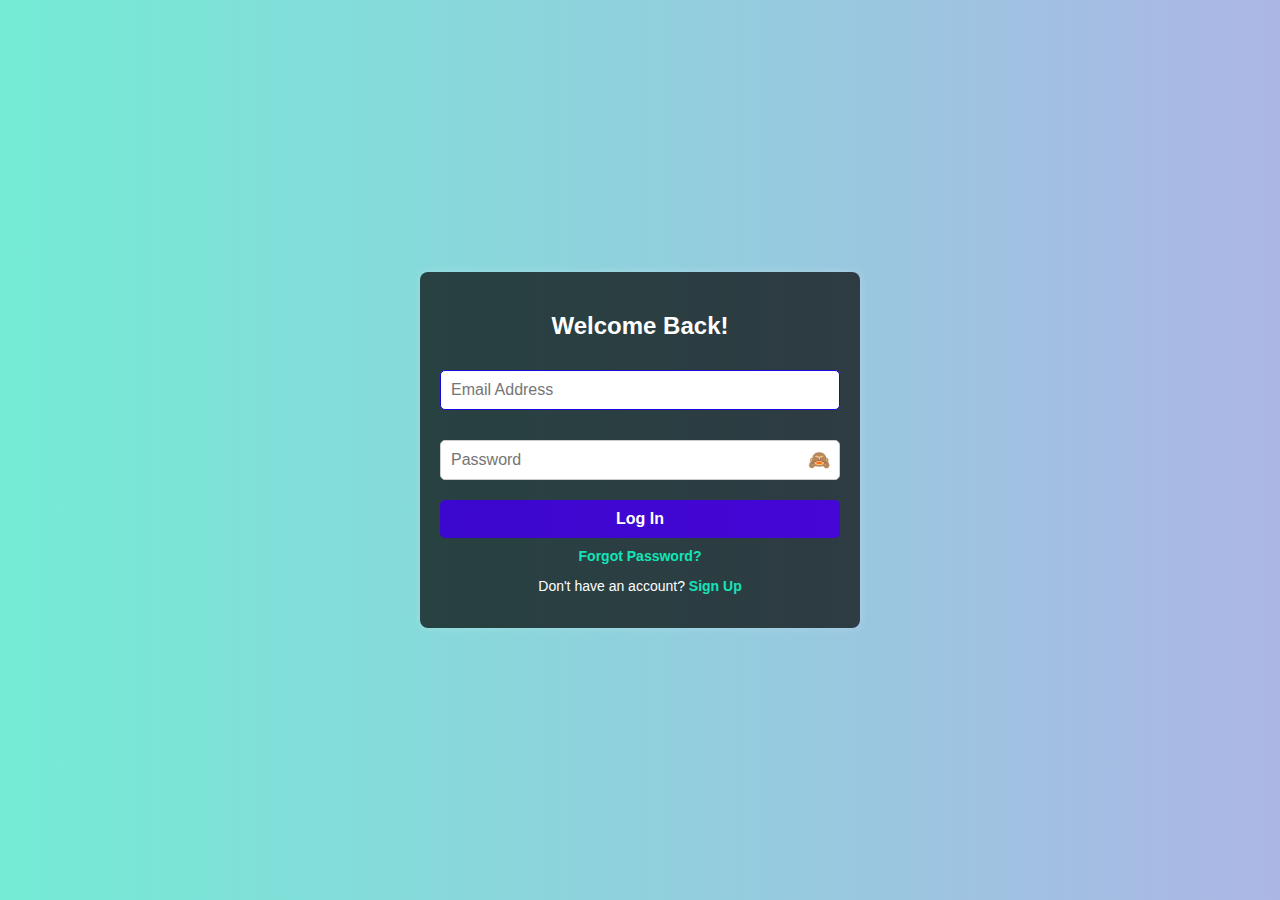
<file: index.html>
<!DOCTYPE html>
<html lang="en">
<head>
    <meta charset="UTF-8">
    <meta name="viewport" content="width=device-width, initial-scale=1.0">
    <title>Login</title>
    <link rel="stylesheet" href="style.css">
</head>
<body>
    <div class="login-container">
        <h2>Welcome Back!</h2>
        <form action="login.php" method="post">
            <input type="email" placeholder="Email Address" required>
            <div class="password-container">
                <input type="password" id="password" placeholder="Password" required>
                <span class="toggle-password" onclick="togglePassword()">
                🙈
                </span>
            </div>
            <button type="submit">Log In</button>
        </form>
        <p><a href="Reset Password.html">Forgot Password?</a></p>
        <p>Don't have an account? <a href="Sign up.html">Sign Up</a></p>
    </div>
    <script>
        function togglePassword() {
            var passwordField = document.getElementById("password");
            var toggleIcon = document.querySelector(".toggle-password");

            if (passwordField.type === "password") {
                passwordField.type = "text";
                toggleIcon.textContent = "👁️"; // Closed eye
            } else {
                passwordField.type = "password";
                toggleIcon.textContent = "🙈"; // Open eye
            }
        }
    </script>
</body>
</html>
</file>
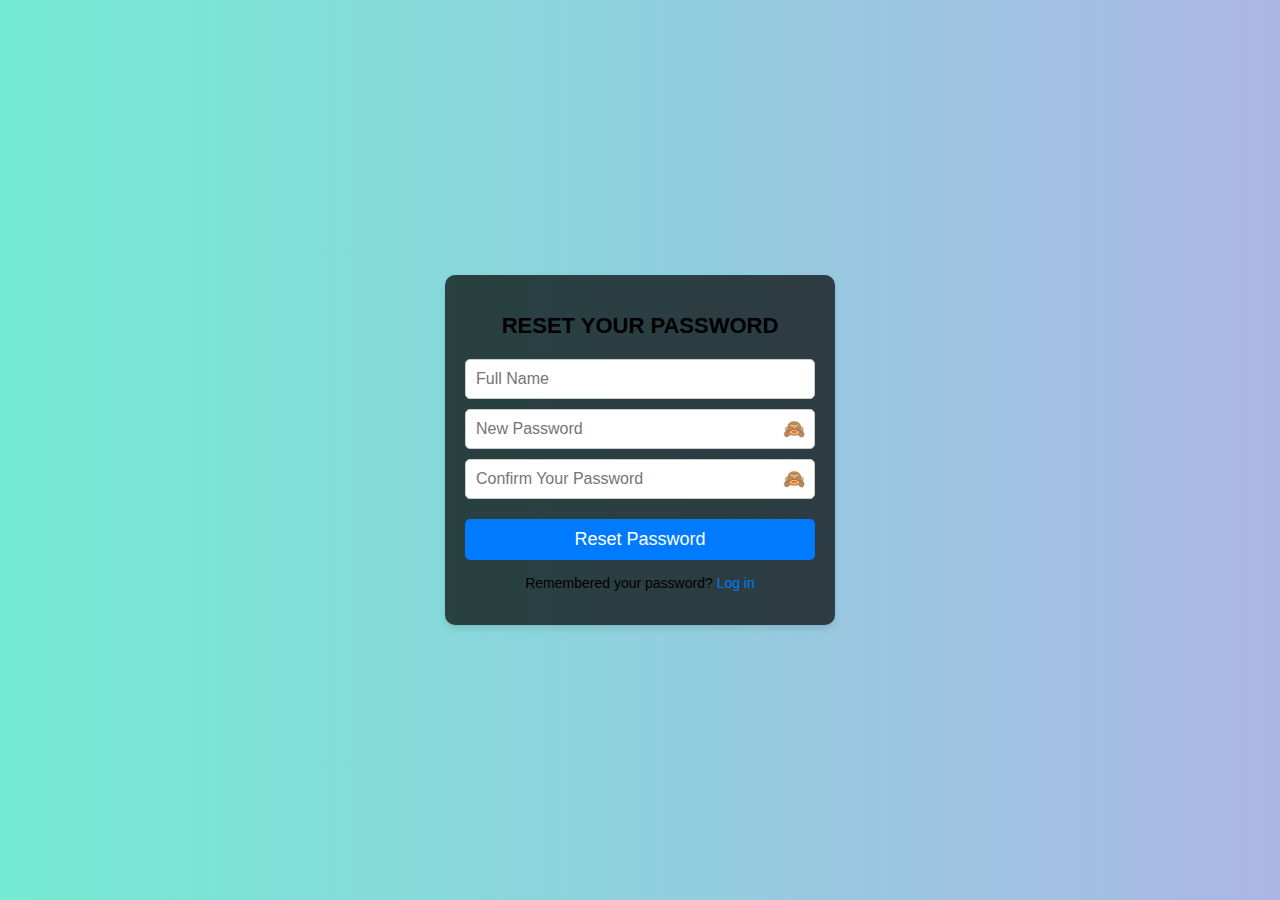
<file: Reset Password.html>
<!DOCTYPE html>
<html lang="en">
<head>
    <meta charset="UTF-8">
    <meta name="viewport" content="width=device-width, initial-scale=1.0">
    <title>Reset Password</title>
    <link rel="stylesheet" href="style3.css">
</head>
<body>
    <div class="reset-container">
        <h2>RESET YOUR PASSWORD</h2>
        <form action="reset_password.php" method="post">
            <input type="text" name="full_name" placeholder="Full Name" required>
            
            <!-- Password Field with Eye Icon -->
            <div class="password-container">
                <input type="password" name="new_password" id="new-password" placeholder="New Password" required>
                <span class="toggle-password" onclick="togglePassword('new-password', this)">🙈</span>
            </div>

            <!-- Confirm Password Field with Eye Icon -->
            <div class="password-container">
                <input type="password" name="confirm_password" id="confirm-password" placeholder="Confirm Your Password" required>
                <span class="toggle-password" onclick="togglePassword('confirm-password', this)">🙈</span>
            </div>
            
            <button type="submit">Reset Password</button>
        </form>
        <p>Remembered your password? <a href="index.html">Log in</a></p>
    </div>

    <script>
        function togglePassword(id, icon) {
            let passwordField = document.getElementById(id);
            if (passwordField.type === "password") {
                passwordField.type = "text";
                icon.textContent = "👁️"; // Open eye
            } else {
                passwordField.type = "password";
                icon.textContent = "🙈"; // Closed eye
            }
        }
    </script>
</body>
</html>
</file>
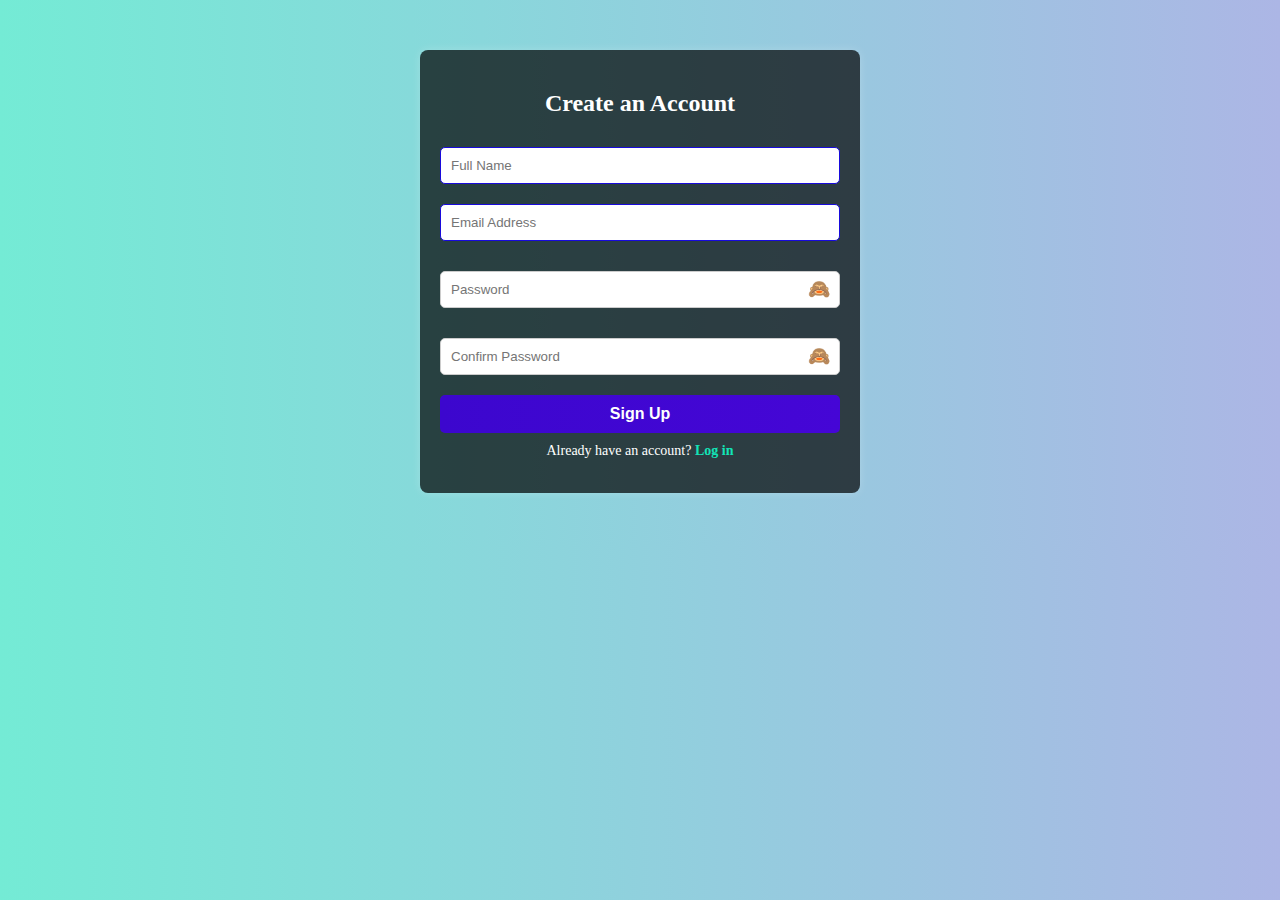
<file: Sign up.html>
<!DOCTYPE html>
<html lang="en">
<head>
    <meta charset="UTF-8">
    <meta name="viewport" content="width=device-width, initial-scale=1.0">
    <title>Sign Up</title>
    <link rel="stylesheet" href="style2.css">
</head>
<body>
    <div class="signup-container">
        <h2>Create an Account</h2>
        <form action="signup.php" method="Post">
            <input type="text" name="full_name" placeholder="Full Name" required>
            <input type="email" name="email" placeholder="Email Address" required>
            
            <!-- Password Field with Eye Icon -->
            <div class="password-container">
                <input type="password" name="password" id="password" placeholder="Password" required>
                <span class="toggle-password" onclick="togglePassword('password', this)">🙈</span>
            </div>
            
            <!-- Confirm Password Field with Eye Icon -->
            <div class="password-container">
                <input type="password" name="confirm_password" id="confirm-password" placeholder="Confirm Password" required>
                <span class="toggle-password" onclick="togglePassword('confirm-password', this)">🙈</span>
            </div>
            <button type="submit">Sign Up</button>
        </form>
        <p>Already have an account? <a href="index.html">Log in</a></p>
    </div>
    <script>
        function togglePassword(id, icon) {
            let passwordField = document.getElementById(id);
            if (passwordField.type === "password") {
                passwordField.type = "text";
                icon.textContent = "👁️"; // Open eye
            } else {
                passwordField.type = "password";
                icon.textContent = "🙈"; // Closed eye
            }
        }
    </script>
</body>
</html>
</file>
<file: style.css>
/* Center the login form */
body {
    background: linear-gradient(to right, #74ebd5, #acb6e5);
    display: flex;
    justify-content: center;
    align-items: center;
    height: 100vh;
    margin: 0;
    font-family: Arial, sans-serif;
}

/* Login container */
.login-container {
    width: 100%;
    max-width: 400px;
    padding: 20px;
    background: rgba(0, 0, 0, 0.7);
    color: white;
    text-align: center;
    border-radius: 8px;
    box-shadow: 0px 0px 10px rgba(255, 255, 255, 0.2);
}

/* Style input fields */
.login-container input {
    width: 100%;
    padding: 10px;
    margin: 10px 0;
    border: 1px solid #180adb;
    border-radius: 5px;
    box-sizing: border-box;
    font-size: 16px;
}

/* Password field wrapper */
.password-container {
    position: relative;
    width: 100%;
    margin: 10px 0;
}

/* Ensure password input fields have space for the eye icon */
.password-container input {
    width: 100%;
    padding: 10px 40px 10px 10px; /* Space for the eye icon */
    border: 1px solid #ccc;
    border-radius: 5px;
    box-sizing: border-box;
    font-size: 16px;
}

/* Position eye icon inside password field */
.toggle-password {
    position: absolute;
    right: 10px;
    top: 50%;
    transform: translateY(-50%);
    cursor: pointer;
    font-size: 18px;
    color: #ccc;
}

/* Change eye icon color on hover */
.toggle-password:hover {
    color: white;
}

/* Button styling */
button {
    width: 100%;
    padding: 10px;
    background: linear-gradient(to right, #3c07ce, #4506d6);
    border: none;
    color: white;
    font-size: 16px;
    font-weight: bold;
    border-radius: 5px;
    transition: 0.3s;
    cursor: pointer;
}

button:hover {
    opacity: 0.8;
}

/* Style links */
p {
    margin-top: 10px;
    font-size: 14px;
}

p a {
    color: #13e4b7;
    text-decoration: none;
    font-weight: bold;
}

p a:hover {
    text-decoration: underline;
}


/* Responsive Design */
@media (max-width: 600px) {
    .login-container {
        width: 95%;
        padding: 15px;
    }

    .login-container h2 {
        font-size: 20px;
    }

    .login-container input,
    .login-container button {
        font-size: 14px;
        padding: 8px;
    }

    .toggle-password {
        font-size: 16px;
    }
}
</file>
<file: style3.css>
/* General Styling */
body {
    font-family: Arial, sans-serif;
    background: linear-gradient(to right, #74ebd5, #acb6e5);
    display: flex;
    justify-content: center;
    align-items: center;
    height: 100vh;
    margin: 0;
}

/* Container */
.reset-container {
    background: rgba(0, 0, 0, 0.7);
    padding: 20px;
    border-radius: 10px;
    box-shadow: 0px 4px 6px rgba(0, 0, 0, 0.1);
    width: 350px; /* Fixed width */
    text-align: center;
}

/* Title */
.reset-container h2 {
    margin-bottom: 20px;
    font-size: 22px;
} 

/* Input Fields */
.reset-container input {
    width: 100%; /* Ensure full width */
    padding: 10px;
    padding-right: 40px; /* Space for the eye icon */
    margin: 10px 0;
    border: 1px solid #ccc;
    border-radius: 5px;
    font-size: 16px;
    display: block;
    box-sizing: border-box;
}

/* Password Container */
.password-container {
    position: relative;
    width: 100%;
}

/* Eye Icon */
.toggle-password {
    position: absolute;
    right: 10px;
    top: 50%;
    transform: translateY(-50%);
    cursor: pointer;
    font-size: 18px;
    color: #666;
}

/* Button */
.reset-container button {
    width: 100%;
    padding: 10px;
    background-color: #007BFF;
    color: white;
    border: none;
    border-radius: 5px;
    font-size: 18px;
    cursor: pointer;
    margin-top: 10px;
}

.reset-container button:hover {
    background-color: #0056b3;
}

/* Links */
.reset-container p {
    margin-top: 15px;
    font-size: 14px;
}

.reset-container a {
    color: #007BFF;
    text-decoration: none;
}

.reset-container a:hover {
    text-decoration: underline;
}

/* Responsive Design for Small Screens */
@media screen and (max-width: 480px) {
    .reset-container {
        width: 90%; /* Adjust width for smaller screens */
        padding: 15px;
    }

    .reset-container h2 {
        font-size: 20px; /* Slightly reduce title size */
    }

    .reset-container input {
        width: 100%;
        padding: 12px; 
        font-size: 14px;
    }

    .reset-container button {
        padding: 12px;
        font-size: 16px;
    }

    .reset-container p {
        font-size: 13px;
    }
}
</file>
<file: style2.css>
/* Center the sign-up form */
.signup-container {
    width: 100%;
    max-width: 400px;
    margin: 50px auto;
    padding: 20px;
    background: rgba(0, 0, 0, 0.7);
    color: white;
    text-align: center;
    border-radius: 8px;
    box-shadow: 0px 0px 10px rgba(255, 255, 255, 0.2);
}
body{
    background: linear-gradient(to right, #74ebd5, #acb6e5);
}
/* Style input fields */
.signup-container input {
    width: 100%;
    padding: 10px;
    margin: 10px 0;
    border: 1px solid #180adb;
    border-radius: 5px;
    box-sizing: border-box;
}

/* Wrapper for password fields to keep icons aligned */
.password-container {
    position: relative;
    width: 100%;
    margin: 10px 0;
}

/* Ensure password input fields have padding for the eye icon */
.password-container input {
    width: 100%;
    padding: 10px 40px 10px 10px; /* Space for eye icon */
    border: 1px solid #ccc;
    border-radius: 5px;
    box-sizing: border-box;
}

/* Position eye icons inside password fields */
.toggle-password {
    position: absolute;
    right: 10px;
    top: 50%;
    transform: translateY(-50%);
    cursor: pointer;
    font-size: 18px;
    color: #ccc;
}

/* Change eye icon color when hovering */
.toggle-password:hover {
    color: white;
}

/* Button styling */
button {
    width: 100%;
    padding: 10px;
    background: linear-gradient(to right, #3c07ce, #4506d6);
    border: none;
    color: white;
    font-size: 16px;
    font-weight: bold;
    border-radius: 5px;
    transition: 0.3s;
    cursor: pointer;
}

button:hover {
    opacity: 0.8;
}

/* Style login link */
p {
    margin-top: 10px;
    font-size: 14px;
}

p a {
    color: #13e4b7;
    text-decoration: none;
    font-weight: bold;
}

p a:hover {
    text-decoration: underline;
}

/* Responsive Design */
@media (max-width: 600px) {
    .signup-container {
        width: 95%;
        padding: 15px;
    }

    .signup-container h2 {
        font-size: 20px;
    }

    .signup-container input,
    .signup-container button {
        font-size: 14px;
        padding: 8px;
    }

    .toggle-password {
        font-size: 16px;
    }
}
</file>
